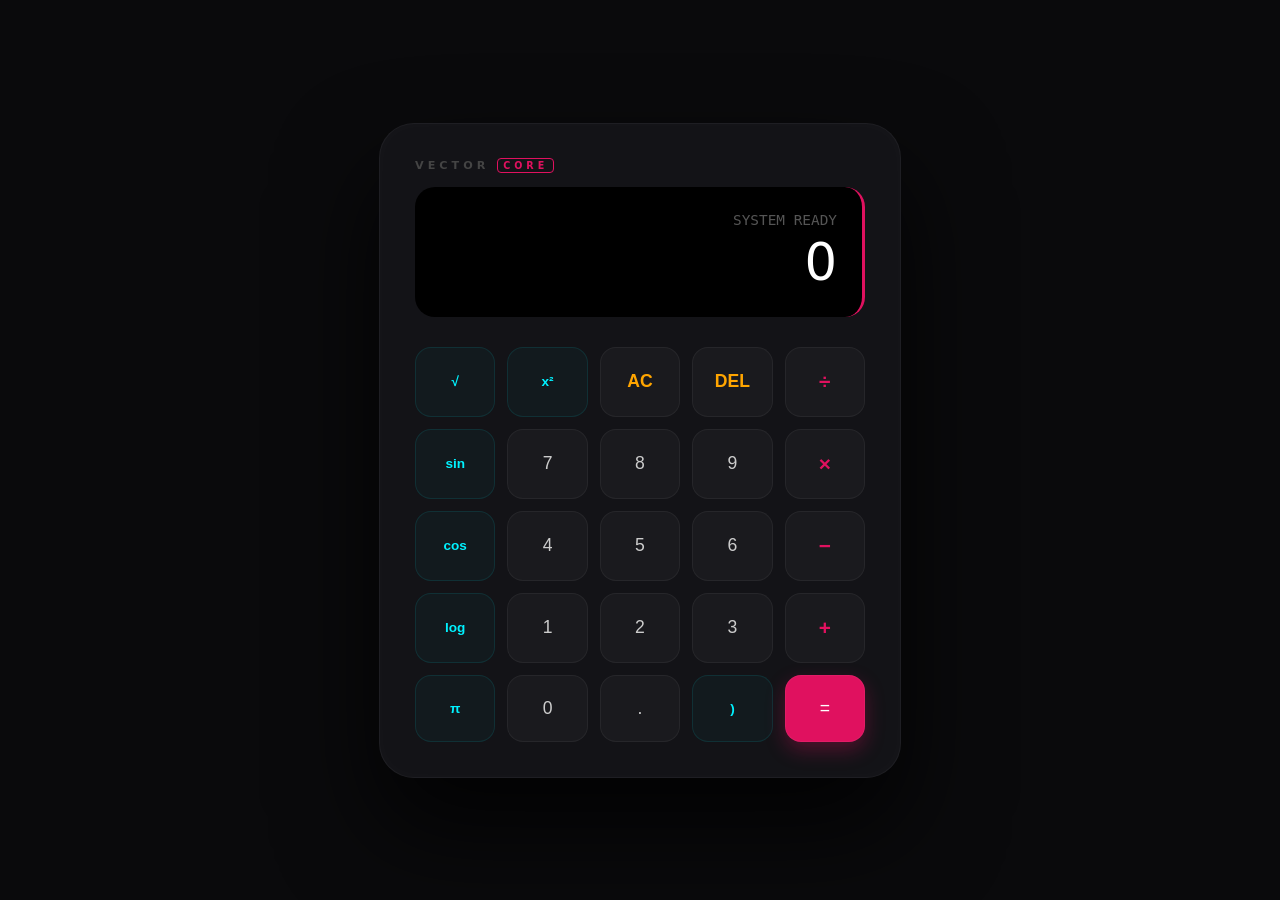
<file: CodeAlpha_Calculator/index.html>
<!DOCTYPE html>
<html lang="en">
<head>
    <meta charset="UTF-8">
    <meta name="viewport" content="width=device-width, initial-scale=1.0">
    <title>Vector core | Simple Calculator </title>
    <link rel="stylesheet" href="design.css">
</head>
<body>
    <div class="calculator-card">
        <div class="header-logo">VECTOR <span class="pro-tag">CORE</span></div>
        
        <div class="display-section">
            <div id="history-row">SYSTEM READY</div>
            <div id="main-display">0</div>
        </div>

        <div class="button-grid">
            <button class="btn btn-sci" onclick="appendSci('sqrt', '√(')">√</button>
            <button class="btn btn-sci" onclick="appendSci('pow', '^2')">x²</button>
            <button class="btn btn-control" onclick="clearDisplay()">AC</button>
            <button class="btn btn-control" onclick="deleteLast()">DEL</button>
            <button class="btn btn-operator" onclick="appendOperator('/')">÷</button>

            <button class="btn btn-sci" onclick="appendSci('sin', 'sin(')">sin</button>
            <button class="btn" onclick="appendNumber('7')">7</button>
            <button class="btn" onclick="appendNumber('8')">8</button>
            <button class="btn" onclick="appendNumber('9')">9</button>
            <button class="btn btn-operator" onclick="appendOperator('*')">×</button>

            <button class="btn btn-sci" onclick="appendSci('cos', 'cos(')">cos</button>
            <button class="btn" onclick="appendNumber('4')">4</button>
            <button class="btn" onclick="appendNumber('5')">5</button>
            <button class="btn" onclick="appendNumber('6')">6</button>
            <button class="btn btn-operator" onclick="appendOperator('-')">−</button>

            <button class="btn btn-sci" onclick="appendSci('log', 'log(')">log</button>
            <button class="btn" onclick="appendNumber('1')">1</button>
            <button class="btn" onclick="appendNumber('2')">2</button>
            <button class="btn" onclick="appendNumber('3')">3</button>
            <button class="btn btn-operator" onclick="appendOperator('+')">+</button>

            <button class="btn btn-sci" onclick="appendNumber('3.14159')">π</button>
            <button class="btn" onclick="appendNumber('0')">0</button>
            <button class="btn" onclick="appendNumber('.')">.</button>
            <button class="btn btn-sci" onclick="appendNumber(')')">)</button>
            <button class="btn btn-equal" onclick="calculate()">=</button>
        </div>
    </div>
    <script src="script.js"></script>
</body>
</html>
</file>
<file: CodeAlpha_Calculator/design.css>
:root {
    --bg: #0a0a0c;
    --ruby: #e0115f;
    --cyan: #00f2ff;
    --panel: rgba(20, 20, 25, 0.9);
}

body {
    background: var(--bg);
    color: white;
    font-family: 'Segoe UI', system-ui, sans-serif;
    display: flex;
    justify-content: center;
    align-items: center;
    height: 100vh;
    margin: 0;
}

.calculator-card {
    background: var(--panel);
    border: 1px solid rgba(255, 255, 255, 0.05);
    padding: 35px;
    border-radius: 35px;
    width: 450px;
    box-shadow: 0 50px 100px rgba(0,0,0,0.8), inset 0 0 20px rgba(255,255,255,0.02);
}

.header-logo {
    font-size: 0.7rem;
    letter-spacing: 4px;
    color: #444;
    margin-bottom: 15px;
    font-weight: 800;
}

.pro-tag {
    color: var(--ruby);
    border: 1px solid var(--ruby);
    padding: 1px 5px;
    border-radius: 4px;
    font-size: 0.6rem;
}

.display-section {
    background: #000;
    padding: 25px;
    border-radius: 20px;
    margin-bottom: 30px;
    text-align: right;
    border-right: 3px solid var(--ruby);
}

#history-row { color: #555; font-size: 0.9rem; min-height: 20px; font-family: monospace; }
#main-display { color: #fff; font-size: 3.2rem; font-weight: 200; overflow: hidden; }

.button-grid {
    display: grid;
    grid-template-columns: repeat(5, 1fr);
    gap: 12px;
}

.btn {
    background: rgba(255, 255, 255, 0.03);
    border: 1px solid rgba(255, 255, 255, 0.05);
    color: #ccc;
    padding: 22px 0;
    font-size: 1.1rem;
    border-radius: 16px;
    cursor: pointer;
    transition: 0.2s cubic-bezier(0.175, 0.885, 0.32, 1.275);
}

.btn:active { transform: scale(0.92); }

/* Scientific Button Enhancement */
.btn-sci {
    color: var(--cyan);
    background: rgba(0, 242, 255, 0.03);
    border: 1px solid rgba(0, 242, 255, 0.1);
    font-size: 0.85rem;
    font-weight: bold;
}

.btn-sci:hover {
    background: var(--cyan);
    color: #000;
    box-shadow: 0 0 25px rgba(0, 242, 255, 0.4);
}

.btn-operator { color: var(--ruby); font-weight: bold; font-size: 1.3rem; }
.btn-control { color: #ffa500; font-weight: bold; }

.btn-equal {
    background: var(--ruby);
    color: white;
    box-shadow: 0 8px 20px rgba(224, 17, 95, 0.3);
}

.btn-equal:hover {
    background: #ff1a6b;
    box-shadow: 0 0 30px rgba(224, 17, 95, 0.6);
}
</file>
